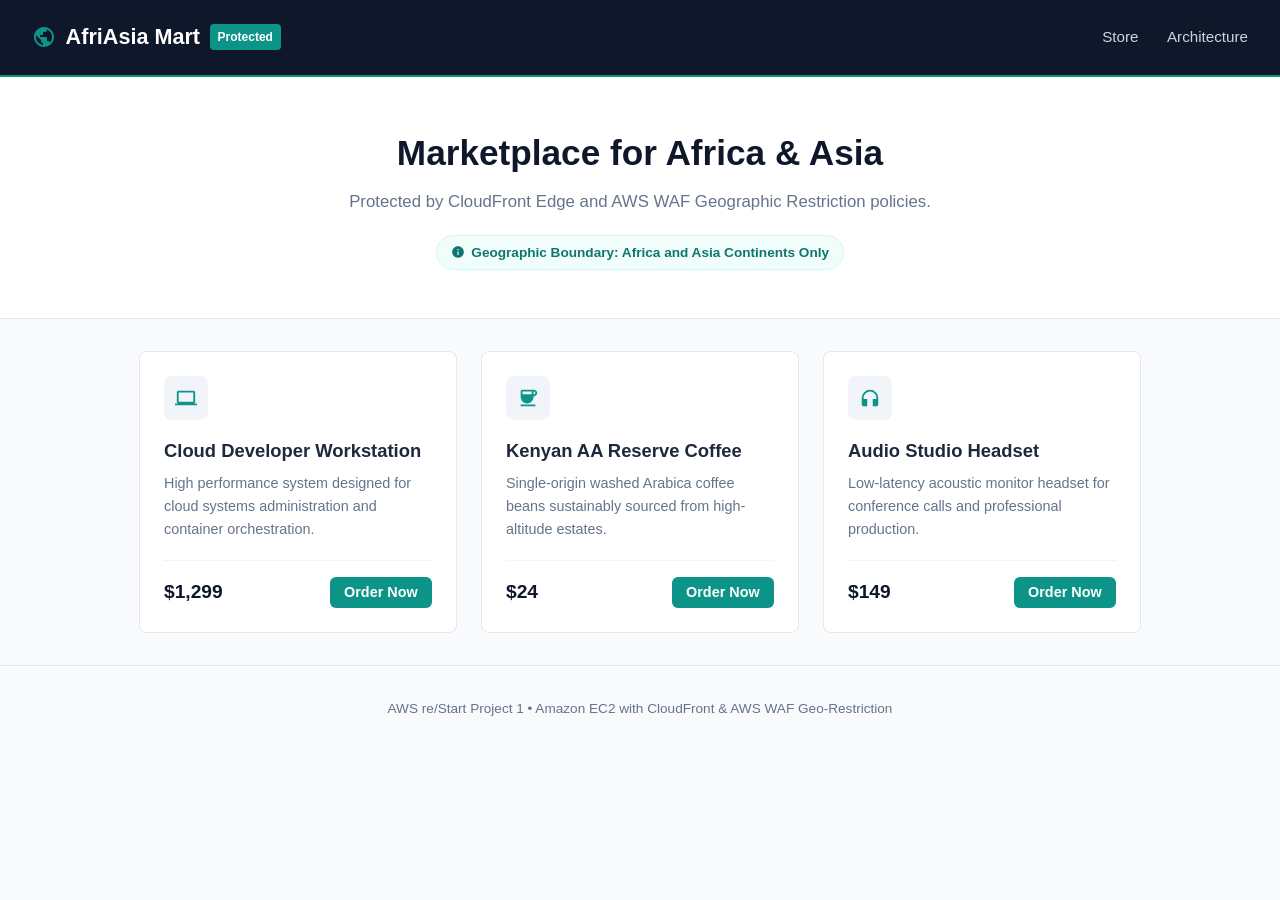
<file: project-1-ecommerce-georestriction/index.html>
<!DOCTYPE html>
<html lang="en">
<head>
  <meta charset="UTF-8">
  <meta name="viewport" content="width=device-width, initial-scale=1.0">
  <title>AfriAsia Mart | Cloud E-Commerce</title>
  <link rel="icon" type="image/svg+xml" href="data:image/svg+xml,<svg xmlns='http://www.w3.org/2000/svg' viewBox='0 0 24 24' fill='%230d9488'><circle cx='12' cy='12' r='10'/><path d='M2 12h20M12 2a15.3 15.3 0 0 1 4 10 15.3 15.3 0 0 1-4 10 15.3 15.3 0 0 1-4-10 15.3 15.3 0 0 1 4-10z' stroke='%23ffffff' stroke-width='1.5' fill='none'/></svg>">
  <style>
    * { box-sizing: border-box; margin: 0; padding: 0; font-family: -apple-system, BlinkMacSystemFont, "Segoe UI", Roboto, Arial, sans-serif; }
    body { background-color: #f8fafc; color: #1e293b; line-height: 1.6; }
    header { background: #0f172a; color: white; padding: 1.25rem 2rem; display: flex; justify-content: space-between; align-items: center; border-bottom: 2px solid #0d9488; }
    .brand { display: flex; align-items: center; gap: 0.6rem; font-size: 1.35rem; font-weight: 700; }
    .brand svg { width: 24px; height: 24px; fill: #0d9488; }
    .badge { background: #0d9488; color: white; font-size: 0.75rem; padding: 0.2rem 0.5rem; border-radius: 4px; font-weight: 600; }
    nav a { color: #cbd5e1; text-decoration: none; margin-left: 1.5rem; font-size: 0.95rem; font-weight: 500; }
    nav a:hover { color: #38bdf8; }
    .hero { text-align: center; padding: 3rem 1.5rem; background: #ffffff; border-bottom: 1px solid #e2e8f0; }
    .hero h1 { font-size: 2.2rem; color: #0f172a; margin-bottom: 0.5rem; }
    .hero p { font-size: 1.05rem; color: #64748b; max-width: 620px; margin: 0 auto 1.2rem; }
    .geo-pill { display: inline-flex; align-items: center; gap: 0.4rem; background: #f0fdfa; color: #0f766e; border: 1px solid #ccfbf1; padding: 0.35rem 0.9rem; border-radius: 9999px; font-size: 0.85rem; font-weight: 600; }
    .geo-pill svg { width: 14px; height: 14px; fill: currentColor; }
    .container { max-width: 1050px; margin: 2rem auto; padding: 0 1.5rem; }
    .grid { display: grid; grid-template-columns: repeat(auto-fit, minmax(280px, 1fr)); gap: 1.5rem; }
    .card { background: white; border-radius: 8px; border: 1px solid #e2e8f0; padding: 1.5rem; display: flex; flex-direction: column; justify-content: space-between; }
    .icon-box { width: 44px; height: 44px; border-radius: 8px; background: #f1f5f9; display: flex; align-items: center; justify-content: center; margin-bottom: 1rem; color: #0d9488; }
    .icon-box svg { width: 22px; height: 22px; fill: currentColor; }
    .card-title { font-size: 1.15rem; font-weight: 600; margin-bottom: 0.4rem; }
    .card-desc { font-size: 0.9rem; color: #64748b; margin-bottom: 1.2rem; }
    .card-footer { display: flex; justify-content: space-between; align-items: center; padding-top: 1rem; border-top: 1px solid #f1f5f9; }
    .price { font-size: 1.2rem; font-weight: 700; color: #0f172a; }
    .btn { background: #0d9488; color: white; border: none; padding: 0.45rem 0.9rem; border-radius: 6px; cursor: pointer; font-size: 0.9rem; font-weight: 600; }
    .btn:hover { background: #0f766e; }
    footer { text-align: center; padding: 2rem; color: #64748b; font-size: 0.85rem; border-top: 1px solid #e2e8f0; margin-top: 2rem; }
  </style>
</head>
<body>
  <header>
    <div class="brand">
      <svg viewBox="0 0 24 24"><path d="M12 2C6.48 2 2 6.48 2 12s4.48 10 10 10 10-4.48 10-10S17.52 2 12 2zm-1 17.93c-3.95-.49-7-3.85-7-7.93 0-.62.08-1.21.21-1.79L9 15v1c0 1.1.9 2 2 2v1.93zm6.9-2.54c-.26-.81-1-1.39-1.9-1.39h-1v-3c0-.55-.45-1-1-1H8v-2h2c.55 0 1-.45 1-1V7h2c1.1 0 2-.9 2-2v-.41c2.93 1.19 5 4.06 5 7.41 0 2.08-.8 3.97-2.1 5.39z"/></svg>
      AfriAsia Mart <span class="badge">Protected</span>
    </div>
    <nav>
      <a href="#products">Store</a>
      <a href="#network">Architecture</a>
    </nav>
  </header>

  <section class="hero">
    <h1>Marketplace for Africa & Asia</h1>
    <p>Protected by CloudFront Edge and AWS WAF Geographic Restriction policies.</p>
    <div class="geo-pill">
      <svg viewBox="0 0 24 24"><path d="M12 2C6.48 2 2 6.48 2 12s4.48 10 10 10 10-4.48 10-10S17.52 2 12 2zm1 15h-2v-6h2v6zm0-8h-2V7h2v2z"/></svg>
      Geographic Boundary: Africa and Asia Continents Only
    </div>
  </section>

  <main class="container" id="products">
    <div class="grid">
      <div class="card">
        <div>
          <div class="icon-box">
            <svg viewBox="0 0 24 24"><path d="M20 18c1.1 0 2-.9 2-2V6c0-1.1-.9-2-2-2H4c-1.1 0-2 .9-2 2v10c0 1.1.9 2 2 2H0v2h24v-2h-4zM4 6h16v10H4V6z"/></svg>
          </div>
          <div class="card-title">Cloud Developer Workstation</div>
          <p class="card-desc">High performance system designed for cloud systems administration and container orchestration.</p>
        </div>
        <div class="card-footer">
          <span class="price">$1,299</span>
          <button class="btn">Order Now</button>
        </div>
      </div>

      <div class="card">
        <div>
          <div class="icon-box">
            <svg viewBox="0 0 24 24"><path d="M18.5 3H6c-1.1 0-2 .9-2 2v5.71c0 3.83 2.95 7.18 6.78 7.29 3.96.12 7.22-3.06 7.22-7v-1h.5c1.93 0 3.5-1.57 3.5-3.5S20.43 3 18.5 3zM16 5v3H6V5h10zm2.5 3H18V5h.5c.83 0 1.5.67 1.5 1.5s-.67 1.5-1.5 1.5zM4 19h16v2H4v-2z"/></svg>
          </div>
          <div class="card-title">Kenyan AA Reserve Coffee</div>
          <p class="card-desc">Single-origin washed Arabica coffee beans sustainably sourced from high-altitude estates.</p>
        </div>
        <div class="card-footer">
          <span class="price">$24</span>
          <button class="btn">Order Now</button>
        </div>
      </div>

      <div class="card">
        <div>
          <div class="icon-box">
            <svg viewBox="0 0 24 24"><path d="M12 3a9 9 0 0 0-9 9v7c0 1.1.9 2 2 2h4v-8H5v-1a7 7 0 0 1 14 0v1h-4v8h4c1.1 0 2-.9 2-2v-7a9 9 0 0 0-9-9z"/></svg>
          </div>
          <div class="card-title">Audio Studio Headset</div>
          <p class="card-desc">Low-latency acoustic monitor headset for conference calls and professional production.</p>
        </div>
        <div class="card-footer">
          <span class="price">$149</span>
          <button class="btn">Order Now</button>
        </div>
      </div>
    </div>
  </main>

  <footer>
    <p>AWS re/Start Project 1 • Amazon EC2 with CloudFront & AWS WAF Geo-Restriction</p>
  </footer>
</body>
</html>
</file>
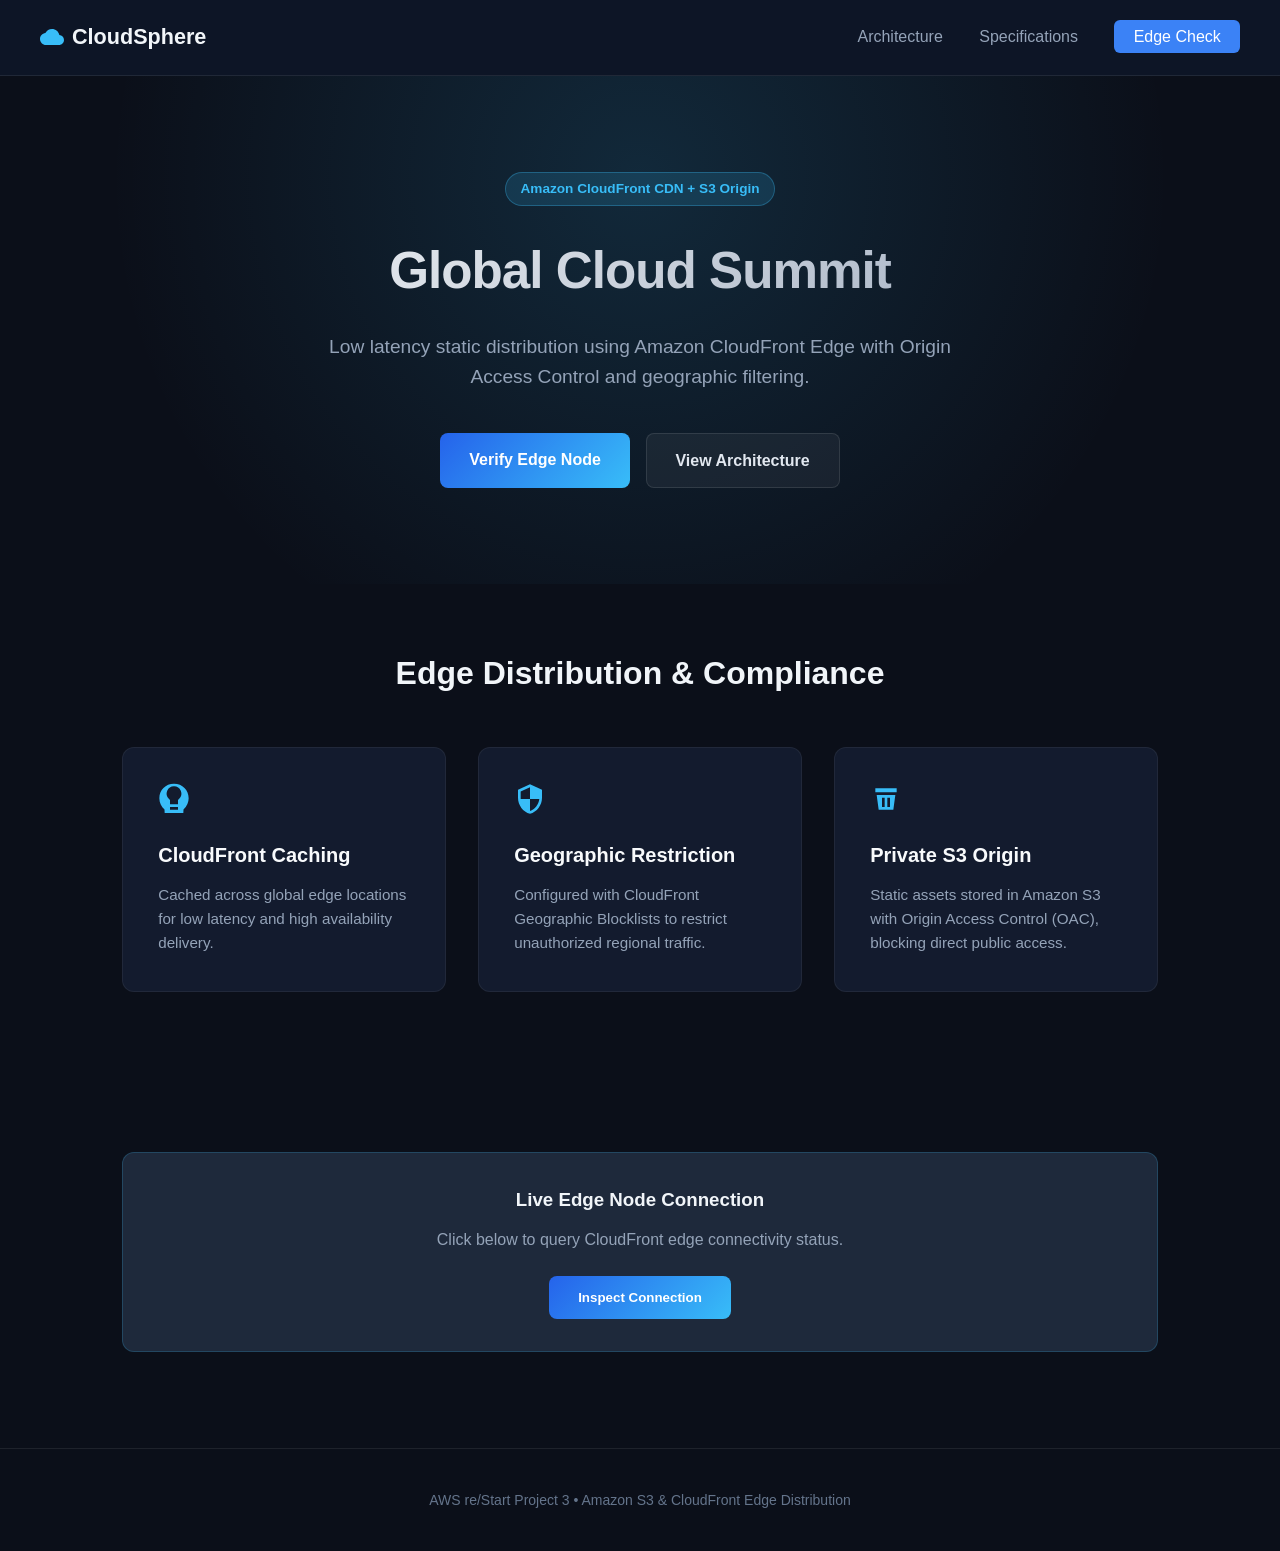
<file: project-3-s3-cloudfront-geoblocking/website/index.html>
<!DOCTYPE html>
<html lang="en">
<head>
  <meta charset="UTF-8">
  <meta name="viewport" content="width=device-width, initial-scale=1.0">
  <title>CloudSphere Summit | Global Edge Infrastructure</title>
  <link rel="icon" type="image/svg+xml" href="data:image/svg+xml,<svg xmlns='http://www.w3.org/2000/svg' viewBox='0 0 24 24' fill='%2338bdf8'><path d='M19.35 10.04C18.67 6.59 15.64 4 12 4 9.11 4 6.6 5.64 5.35 8.04 2.34 8.36 0 10.91 0 14c0 3.31 2.69 6 6 6h13c2.76 0 5-2.24 5-5 0-2.64-2.05-4.78-4.65-4.96z'/></svg>">
  <link rel="stylesheet" href="style.css">
</head>
<body>
  <header class="navbar">
    <div class="logo">
      <svg class="brand-icon" viewBox="0 0 24 24"><path d="M19.35 10.04C18.67 6.59 15.64 4 12 4 9.11 4 6.6 5.64 5.35 8.04 2.34 8.36 0 10.91 0 14c0 3.31 2.69 6 6 6h13c2.76 0 5-2.24 5-5 0-2.64-2.05-4.78-4.65-4.96z"/></svg>
      CloudSphere
    </div>
    <nav>
      <a href="#about">Architecture</a>
      <a href="#specs">Specifications</a>
      <a href="#status" class="btn-nav">Edge Check</a>
    </nav>
  </header>

  <section class="hero">
    <div class="hero-content">
      <span class="badge">Amazon CloudFront CDN + S3 Origin</span>
      <h1>Global Cloud Summit</h1>
      <p>Low latency static distribution using Amazon CloudFront Edge with Origin Access Control and geographic filtering.</p>
      <div class="cta-buttons">
        <a href="#status" class="btn-primary">Verify Edge Node</a>
        <a href="#about" class="btn-secondary">View Architecture</a>
      </div>
    </div>
  </section>

  <section class="features" id="about">
    <div class="container">
      <h2>Edge Distribution & Compliance</h2>
      <div class="grid">
        <div class="card">
          <div class="card-icon">
            <svg viewBox="0 0 24 24"><path d="M12 2.5a5.5 5.5 0 0 1 3.89 9.39L15 12.78V16h-6v-3.22l-.89-.89A5.5 5.5 0 0 1 12 2.5m0-2C5.65.5 1 5.15 1 11.5c0 3.35 1.5 6.35 3.88 8.37L5 22.5h14l.12-2.63A11.45 11.45 0 0 0 23 11.5C23 5.15 18.35.5 12 .5zM9 18h6v2H9v-2z"/></svg>
          </div>
          <h3>CloudFront Caching</h3>
          <p>Cached across global edge locations for low latency and high availability delivery.</p>
        </div>

        <div class="card">
          <div class="card-icon">
            <svg viewBox="0 0 24 24"><path d="M12 1L3 5v6c0 5.55 3.84 10.74 9 12 5.16-1.26 9-6.45 9-12V5l-9-4zm0 10.99h7c-.53 4.12-3.28 7.79-7 8.94V12H5V6.3l7-3.11v8.8z"/></svg>
          </div>
          <h3>Geographic Restriction</h3>
          <p>Configured with CloudFront Geographic Blocklists to restrict unauthorized regional traffic.</p>
        </div>

        <div class="card">
          <div class="card-icon">
            <svg viewBox="0 0 24 24"><path d="M4 4h16v3H4V4zm1 5h14l-1.5 11h-11L5 9zm4 2v7h2v-7H9zm4 0v7h2v-7h-2z"/></svg>
          </div>
          <h3>Private S3 Origin</h3>
          <p>Static assets stored in Amazon S3 with Origin Access Control (OAC), blocking direct public access.</p>
        </div>
      </div>
    </div>
  </section>

  <section class="status-section" id="status">
    <div class="container">
      <div class="status-box">
        <h3>Live Edge Node Connection</h3>
        <p id="edge-info">Click below to query CloudFront edge connectivity status.</p>
        <button id="check-btn" class="btn-primary" onclick="checkStatus()">Inspect Connection</button>
      </div>
    </div>
  </section>

  <footer>
    <p>AWS re/Start Project 3 • Amazon S3 & CloudFront Edge Distribution</p>
  </footer>

  <script src="app.js"></script>
</body>
</html>
</file>
<file: project-3-s3-cloudfront-geoblocking/website/style.css>
* {
  margin: 0;
  padding: 0;
  box-sizing: border-box;
  font-family: -apple-system, BlinkMacSystemFont, "Segoe UI", Roboto, Helvetica, Arial, sans-serif;
}

body {
  background-color: #0b0f19;
  color: #f1f5f9;
  line-height: 1.6;
}

.navbar {
  display: flex;
  justify-content: space-between;
  align-items: center;
  padding: 1.25rem 2.5rem;
  background: rgba(15, 23, 42, 0.85);
  backdrop-filter: blur(8px);
  position: sticky;
  top: 0;
  z-index: 100;
  border-bottom: 1px solid rgba(255, 255, 255, 0.08);
}

.logo {
  font-size: 1.35rem;
  font-weight: 800;
  display: flex;
  align-items: center;
  gap: 0.5rem;
  color: #f1f5f9;
}

.brand-icon {
  width: 24px;
  height: 24px;
  fill: #38bdf8;
}

nav a {
  color: #94a3b8;
  text-decoration: none;
  margin-left: 2rem;
  font-weight: 500;
  transition: color 0.2s;
}

nav a:hover {
  color: #38bdf8;
}

.btn-nav {
  background: #3b82f6;
  color: white !important;
  padding: 0.5rem 1.2rem;
  border-radius: 6px;
}

.hero {
  padding: 6rem 2rem;
  text-align: center;
  background: radial-gradient(circle at 50% 20%, rgba(56, 189, 248, 0.15), transparent 70%);
}

.badge {
  display: inline-block;
  padding: 0.35rem 0.9rem;
  background: rgba(56, 189, 248, 0.15);
  color: #38bdf8;
  border-radius: 9999px;
  font-size: 0.85rem;
  font-weight: 600;
  border: 1px solid rgba(56, 189, 248, 0.3);
  margin-bottom: 1.5rem;
}

.hero h1 {
  font-size: 3.2rem;
  font-weight: 800;
  letter-spacing: -1px;
  margin-bottom: 1.2rem;
  background: linear-gradient(135deg, #ffffff, #94a3b8);
  -webkit-background-clip: text;
  -webkit-text-fill-color: transparent;
}

.hero p {
  font-size: 1.2rem;
  color: #94a3b8;
  max-width: 650px;
  margin: 0 auto 2.5rem;
}

.cta-buttons {
  display: flex;
  gap: 1rem;
  justify-content: center;
}

.btn-primary {
  background: linear-gradient(135deg, #2563eb, #38bdf8);
  color: white;
  padding: 0.85rem 1.8rem;
  border-radius: 8px;
  text-decoration: none;
  font-weight: 600;
  border: none;
  cursor: pointer;
}

.btn-secondary {
  background: rgba(255, 255, 255, 0.05);
  color: #e2e8f0;
  padding: 0.85rem 1.8rem;
  border-radius: 8px;
  text-decoration: none;
  font-weight: 600;
  border: 1px solid rgba(255, 255, 255, 0.1);
}

.container {
  max-width: 1100px;
  margin: 0 auto;
  padding: 4rem 2rem;
}

.features h2 {
  text-align: center;
  font-size: 2rem;
  margin-bottom: 3rem;
}

.grid {
  display: grid;
  grid-template-columns: repeat(auto-fit, minmax(300px, 1fr));
  gap: 2rem;
}

.card {
  background: #131b2e;
  border: 1px solid rgba(255, 255, 255, 0.06);
  padding: 2.2rem;
  border-radius: 12px;
  transition: transform 0.2s;
}

.card:hover {
  transform: translateY(-5px);
}

.card-icon {
  margin-bottom: 1rem;
}

.card-icon svg {
  width: 32px;
  height: 32px;
  fill: #38bdf8;
}

.card h3 {
  font-size: 1.25rem;
  margin-bottom: 0.75rem;
  color: #f8fafc;
}

.card p {
  color: #94a3b8;
  font-size: 0.95rem;
}

.status-section {
  padding: 2rem;
}

.status-box {
  background: #1e293b;
  border-radius: 12px;
  padding: 2rem;
  text-align: center;
  border: 1px solid rgba(56, 189, 248, 0.2);
}

.status-box h3 {
  margin-bottom: 0.75rem;
}

.status-box p {
  color: #94a3b8;
  margin-bottom: 1.5rem;
}

footer {
  text-align: center;
  padding: 2.5rem;
  border-top: 1px solid rgba(255, 255, 255, 0.08);
  color: #64748b;
  font-size: 0.875rem;
}
</file>
